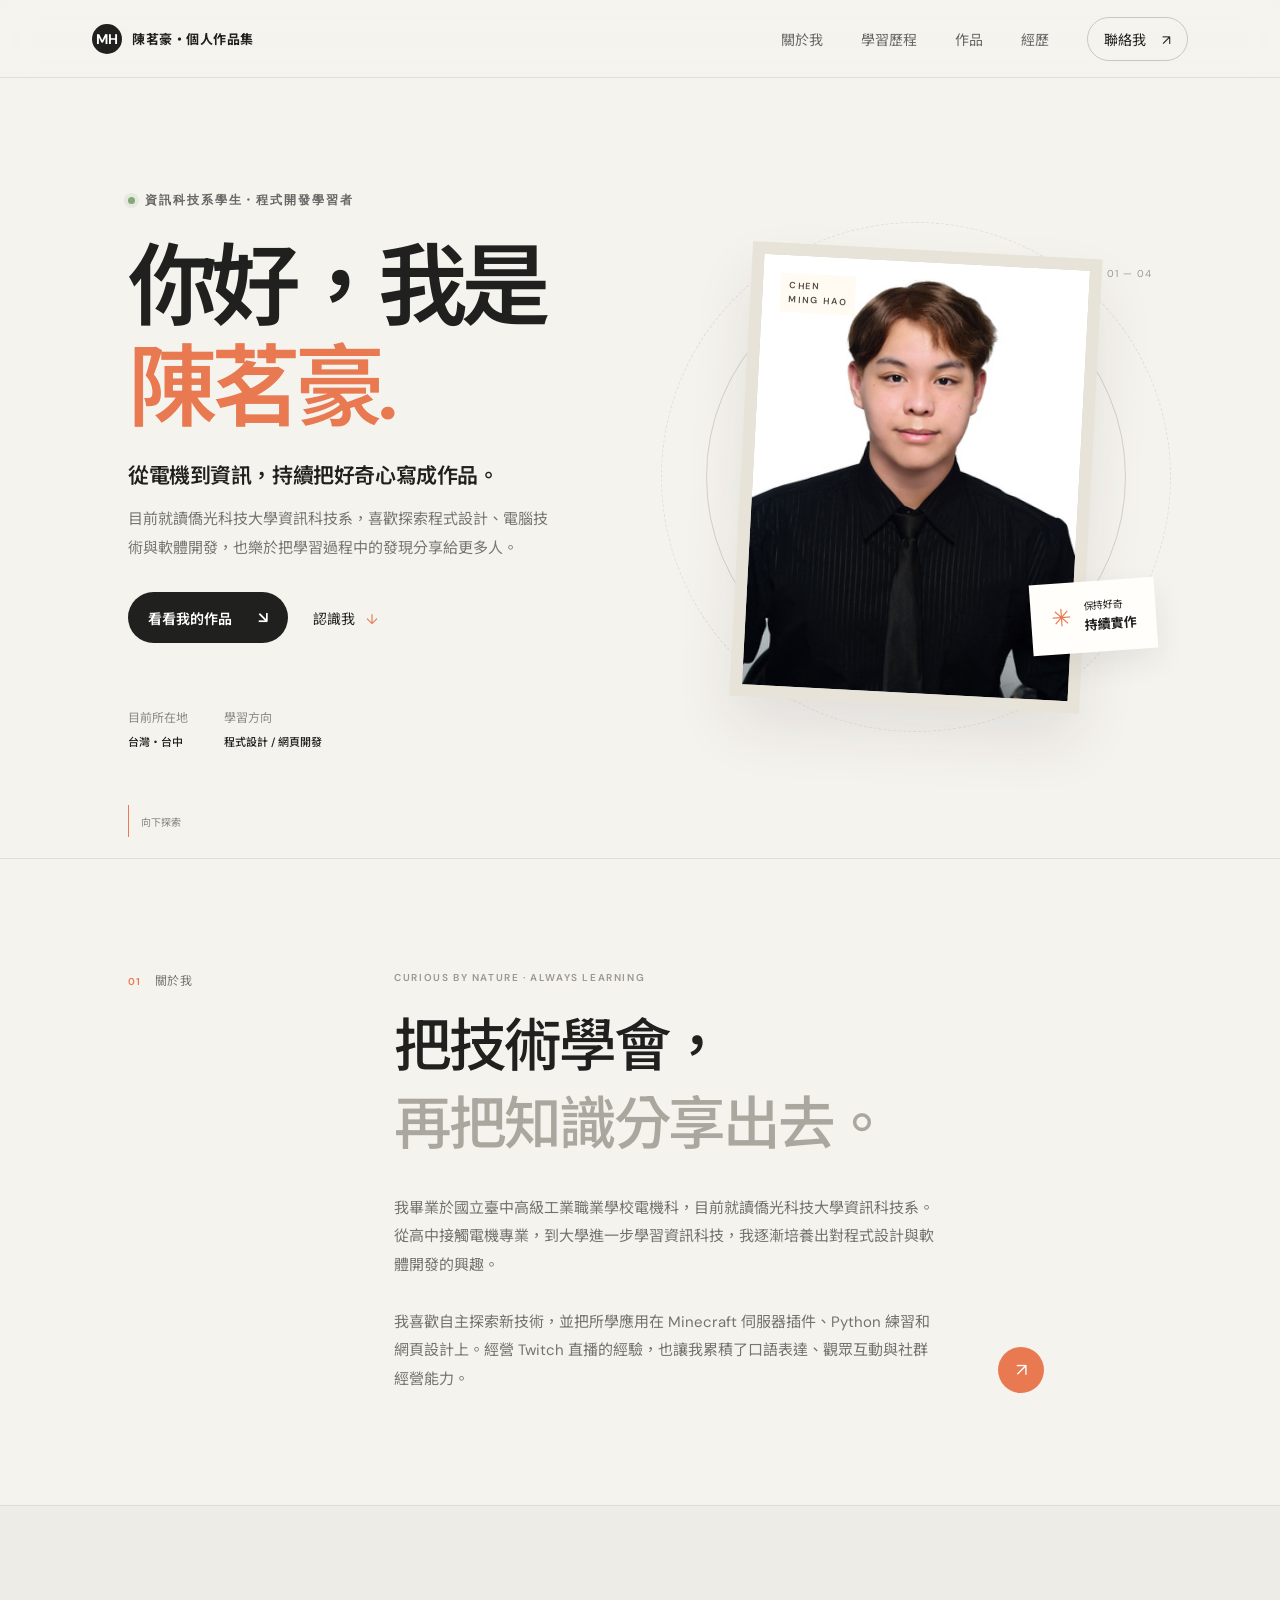
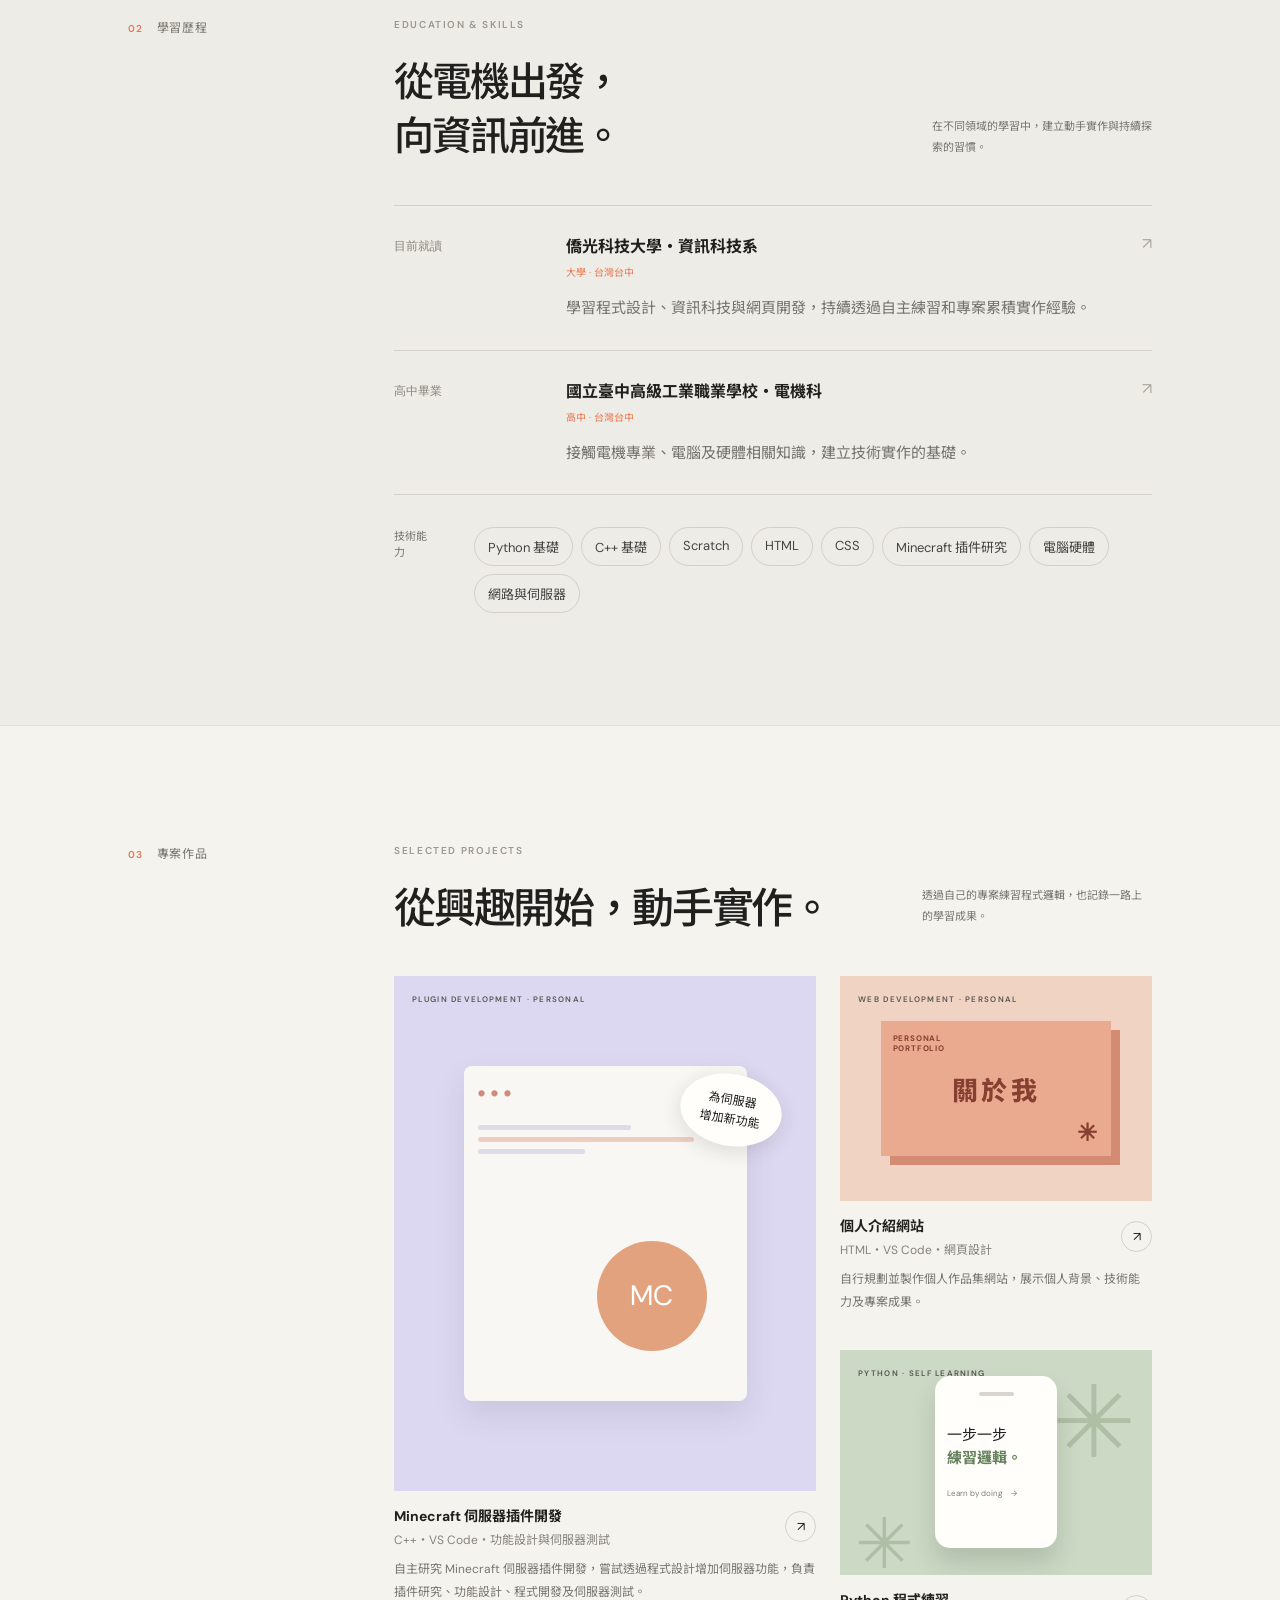
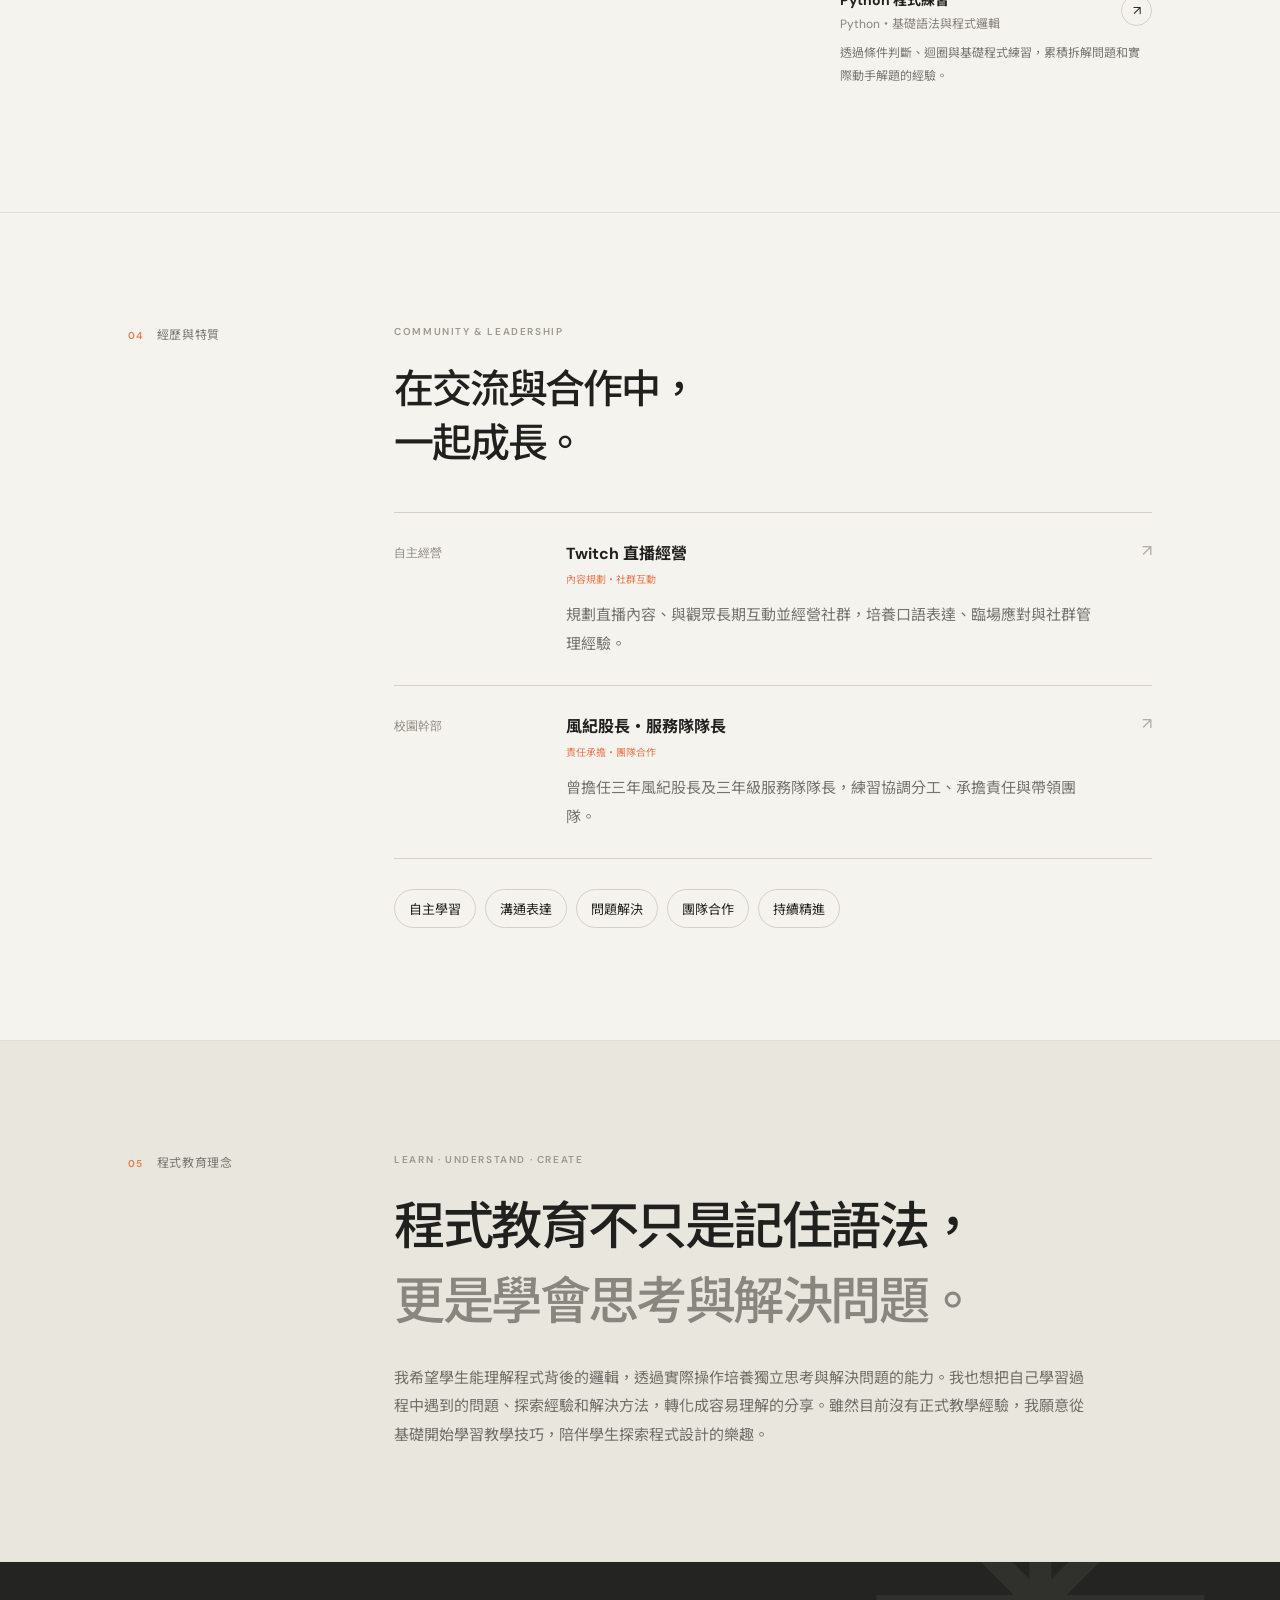
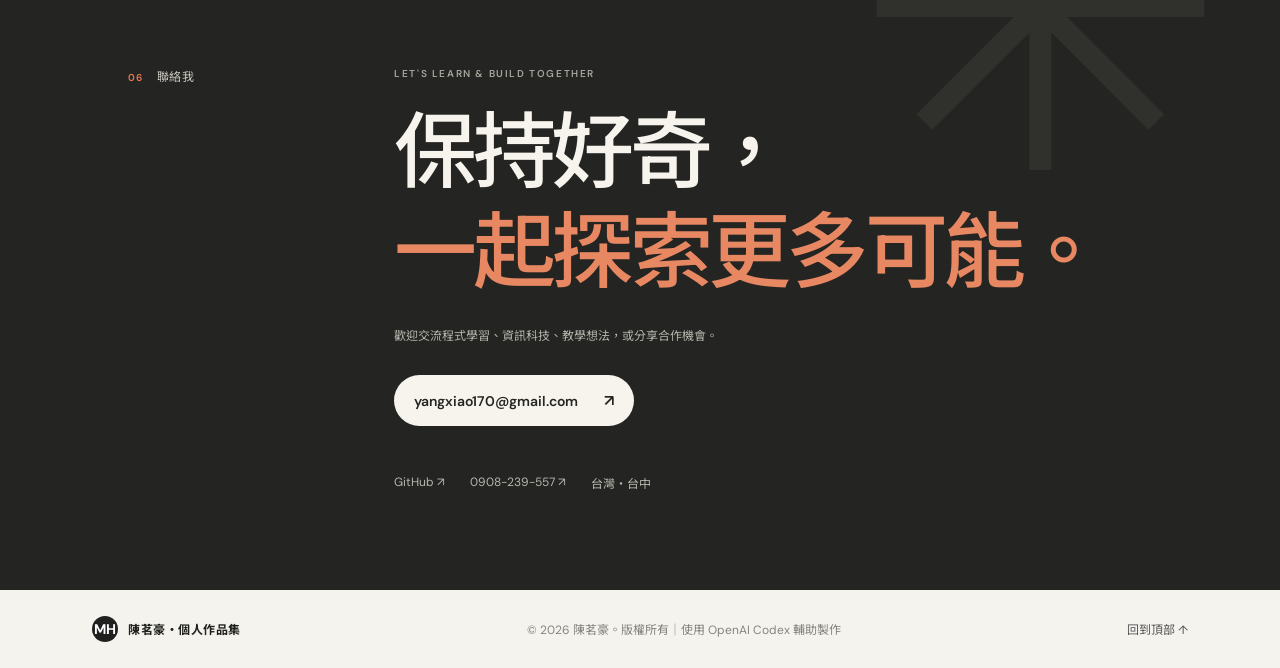
<file: index.html>
<!doctype html>
<html lang="zh-Hant">
  <head>
    <meta charset="utf-8" />
    <meta name="viewport" content="width=device-width, initial-scale=1" />
    <meta name="theme-color" content="#f5f3ee" />
    <meta name="description" content="陳茗豪的個人介紹與程式作品集，分享資訊科技學習歷程、程式專案與教學理念。" />
    <title>陳茗豪 Chen Ming Hao｜程式作品集</title>
    <link rel="preconnect" href="https://fonts.googleapis.com" />
    <link rel="preconnect" href="https://fonts.gstatic.com" crossorigin />
    <link href="https://fonts.googleapis.com/css2?family=DM+Sans:wght@400;500;600;700&family=Noto+Sans+TC:wght@400;500;600;700;800&display=swap" rel="stylesheet" />
    <link rel="stylesheet" href="css/styles.css" />
  </head>
  <body>
    <header class="topbar">
      <a class="brand" href="#top" aria-label="回到首頁"><span class="brand-mark">MH</span><span>陳茗豪・個人作品集</span></a>
      <button class="menu-toggle" aria-label="開啟選單" aria-expanded="false">選單 <span>☰</span></button>
      <nav class="nav" aria-label="主要導覽">
        <a href="#about">關於我</a><a href="#education">學習歷程</a><a href="#projects">作品</a><a href="#experience">經歷</a><a href="#contact" class="nav-contact">聯絡我 <span>↗</span></a>
      </nav>
    </header>

    <main id="top">
      <section class="hero page-grid">
        <div class="hero-copy">
          <p class="eyebrow"><span class="status-dot"></span> 資訊科技系學生・程式開發學習者</p>
          <h1>你好，我是<br /><span class="name">陳茗豪</span><span class="period">.</span></h1>
          <p class="hero-lead">從電機到資訊，持續把好奇心寫成作品。</p>
          <p class="hero-text">目前就讀僑光科技大學資訊科技系，喜歡探索程式設計、電腦技術與軟體開發，也樂於把學習過程中的發現分享給更多人。</p>
          <div class="hero-actions"><a class="button button-dark" href="#projects">看看我的作品 <span>↘</span></a><a class="text-link" href="#about">認識我 <span>↓</span></a></div>
          <div class="hero-meta"><span>目前所在地 <strong>台灣・台中</strong></span><span>學習方向 <strong>程式設計 / 網頁開發</strong></span></div>
        </div>
        <div class="hero-visual">
          <div class="portrait-frame"><div class="portrait-placeholder"><img class="portrait-photo" src="./img/Mingho.jpg" alt="陳茗豪的個人照片" /><span class="portrait-caption">CHEN<br />MING HAO</span></div></div>
          <div class="orbit orbit-one"></div><div class="orbit orbit-two"></div>
          <div class="note-card"><span class="note-icon">✳</span><span>保持好奇<br /><strong>持續實作</strong></span></div>
          <span class="visual-index">01 — 04</span>
        </div>
        <a class="scroll-cue" href="#about"><span class="scroll-line"></span>向下探索</a>
      </section>

      <section class="intro section-wrap" id="about">
        <div class="section-label"><span>01</span> 關於我</div>
        <div class="intro-content"><p class="section-kicker">CURIOUS BY NATURE · ALWAYS LEARNING</p><h2>把技術學會，<br /><span>再把知識分享出去。</span></h2><div class="intro-bottom"><p>我畢業於國立臺中高級工業職業學校電機科，目前就讀僑光科技大學資訊科技系。從高中接觸電機專業，到大學進一步學習資訊科技，我逐漸培養出對程式設計與軟體開發的興趣。<br /><br />我喜歡自主探索新技術，並把所學應用在 Minecraft 伺服器插件、Python 練習和網頁設計上。經營 Twitch 直播的經驗，也讓我累積了口語表達、觀眾互動與社群經營能力。</p><a class="circle-link" href="#contact" aria-label="聯絡我">↗</a></div></div>
      </section>

      <section class="experience section-wrap" id="education">
        <div class="section-label"><span>02</span> 學習歷程</div>
        <div class="experience-content"><div class="section-heading"><div><p class="section-kicker">EDUCATION & SKILLS</p><h2>從電機出發，<br />向資訊前進。</h2></div><p class="section-side-note">在不同領域的學習中，建立動手實作與持續探索的習慣。</p></div>
          <div class="timeline">
            <article class="timeline-item"><div class="timeline-date">目前就讀</div><div><h3>僑光科技大學・資訊科技系</h3><p class="timeline-place">大學 · 台灣台中</p><p>學習程式設計、資訊科技與網頁開發，持續透過自主練習和專案累積實作經驗。</p></div><span class="timeline-arrow">↗</span></article>
            <article class="timeline-item"><div class="timeline-date">高中畢業</div><div><h3>國立臺中高級工業職業學校・電機科</h3><p class="timeline-place">高中 · 台灣台中</p><p>接觸電機專業、電腦及硬體相關知識，建立技術實作的基礎。</p></div><span class="timeline-arrow">↗</span></article>
          </div>
          <div class="skills"><span>技術能力</span><div class="skill-list"><span>Python 基礎</span><span>C++ 基礎</span><span>Scratch</span><span>HTML</span><span>CSS</span><span>Minecraft 插件研究</span><span>電腦硬體</span><span>網路與伺服器</span></div></div>
        </div>
      </section>

      <section class="projects section-wrap" id="projects">
        <div class="section-label"><span>03</span> 專案作品</div>
        <div class="projects-content"><div class="projects-header"><div><p class="section-kicker">SELECTED PROJECTS</p><h2>從興趣開始，動手實作。</h2></div><p>透過自己的專案練習程式邏輯，也記錄一路上的學習成果。</p></div>
          <div class="project-grid">
            <article class="project-card project-large"><div class="project-art art-lilac"><span class="art-label">PLUGIN DEVELOPMENT · PERSONAL</span><div class="art-window"><span class="window-dots">● ● ●</span><div class="window-lines"><i></i><i></i><i></i></div><div class="window-circle">MC</div></div><span class="art-sticker">為伺服器<br />增加新功能</span></div><div class="project-info"><div><h3>Minecraft 伺服器插件開發</h3><p>C++・VS Code・功能設計與伺服器測試</p></div><span class="project-link" aria-hidden="true">↗</span></div><p class="project-description">自主研究 Minecraft 伺服器插件開發，嘗試透過程式設計增加伺服器功能，負責插件研究、功能設計、程式開發及伺服器測試。</p></article>
            <article class="project-card"><div class="project-art art-peach"><span class="art-label">WEB DEVELOPMENT · PERSONAL</span><div class="brand-art"><span>關於我</span><i>PERSONAL<br />PORTFOLIO</i><b>✳</b></div></div><div class="project-info"><div><h3>個人介紹網站</h3><p>HTML・VS Code・網頁設計</p></div><a class="project-link" href="https://drive.google.com/drive/folders/1bemNr6QR3WrjAKi3OKh8vDoKK5P8nkzb?usp=sharing" target="_blank" rel="noreferrer" aria-label="開啟個人介紹網站作品連結">↗</a></div><p class="project-description">自行規劃並製作個人作品集網站，展示個人背景、技術能力及專案成果。</p></article>
            <article class="project-card"><div class="project-art art-green"><span class="art-label">PYTHON · SELF LEARNING</span><div class="mobile-art"><div class="mobile-top"></div><span>一步一步<br /><b>練習邏輯。</b></span><i>Learn by doing　→</i></div><span class="leaf leaf-a">✳</span><span class="leaf leaf-b">✳</span></div><div class="project-info"><div><h3>Python 程式練習</h3><p>Python・基礎語法與程式邏輯</p></div><span class="project-link" aria-hidden="true">↗</span></div><p class="project-description">透過條件判斷、迴圈與基礎程式練習，累積拆解問題和實際動手解題的經驗。</p></article>
          </div>
        </div>
      </section>

      <section class="experience section-wrap extra-section" id="experience">
        <div class="section-label"><span>04</span> 經歷與特質</div>
        <div class="experience-content"><div class="section-heading"><div><p class="section-kicker">COMMUNITY & LEADERSHIP</p><h2>在交流與合作中，<br />一起成長。</h2></div></div>
          <div class="timeline">
            <article class="timeline-item"><div class="timeline-date">自主經營</div><div><h3>Twitch 直播經營</h3><p class="timeline-place">內容規劃・社群互動</p><p>規劃直播內容、與觀眾長期互動並經營社群，培養口語表達、臨場應對與社群管理經驗。</p></div><span class="timeline-arrow">↗</span></article>
            <article class="timeline-item"><div class="timeline-date">校園幹部</div><div><h3>風紀股長・服務隊隊長</h3><p class="timeline-place">責任承擔・團隊合作</p><p>曾擔任三年風紀股長及三年級服務隊隊長，練習協調分工、承擔責任與帶領團隊。</p></div><span class="timeline-arrow">↗</span></article>
          </div>
          <div class="strength-list"><span>自主學習</span><span>溝通表達</span><span>問題解決</span><span>團隊合作</span><span>持續精進</span></div>
        </div>
      </section>

      <section class="philosophy section-wrap" id="teaching"><div class="section-label"><span>05</span> 程式教育理念</div><div class="philosophy-content"><p class="section-kicker">LEARN · UNDERSTAND · CREATE</p><h2>程式教育不只是記住語法，<br /><span>更是學會思考與解決問題。</span></h2><p>我希望學生能理解程式背後的邏輯，透過實際操作培養獨立思考與解決問題的能力。我也想把自己學習過程中遇到的問題、探索經驗和解決方法，轉化成容易理解的分享。雖然目前沒有正式教學經驗，我願意從基礎開始學習教學技巧，陪伴學生探索程式設計的樂趣。</p></div></section>

      <section class="contact section-wrap" id="contact"><div class="contact-shape">✳</div><div class="section-label"><span>06</span> 聯絡我</div><div class="contact-content"><p class="section-kicker">LET'S LEARN & BUILD TOGETHER</p><h2>保持好奇，<br /><span>一起探索更多可能。</span></h2><p>歡迎交流程式學習、資訊科技、教學想法，或分享合作機會。</p><a class="button button-light" href="mailto:yangxiao170@gmail.com">yangxiao170@gmail.com <span>↗</span></a><div class="social-links"><a href="https://github.com/echomingho" target="_blank" rel="noreferrer">GitHub ↗</a><a href="tel:0908239557">0908-239-557 ↗</a><span>台灣・台中</span></div></div></section>
    </main>
    <footer class="footer"><a class="brand" href="#top"><span class="brand-mark">MH</span><span>陳茗豪・個人作品集</span></a><span>© 2026 陳茗豪。版權所有｜使用 OpenAI Codex 輔助製作</span><a href="#top">回到頂部 ↑</a></footer>
    <script src="js/script.js"></script>
  </body>
</html>
</file>
<file: css/styles.css>
:root{--ink:#20211f;--muted:#73746f;--paper:#f5f3ee;--white:#fffefa;--line:#deddd6;--orange:#e87951;--lilac:#dcd8f1;--green:#ccd9c5}*{box-sizing:border-box}html{scroll-behavior:smooth;scroll-padding-top:90px}body{margin:0;background:var(--paper);color:var(--ink);font-family:"DM Sans","Noto Sans TC",sans-serif;-webkit-font-smoothing:antialiased}a{color:inherit;text-decoration:none}.topbar{height:78px;padding:0 7.2%;display:flex;align-items:center;justify-content:space-between;border-bottom:1px solid rgba(32,33,31,.1);position:sticky;top:0;background:rgba(245,243,238,.92);backdrop-filter:blur(14px);z-index:10}.brand{display:flex;align-items:center;gap:10px;font-size:13px;font-weight:700;letter-spacing:.04em}.brand-mark{display:grid;place-items:center;width:30px;height:30px;background:var(--ink);color:#fff;border-radius:50%;font-size:14px}.nav{display:flex;align-items:center;gap:38px;font-size:12px;color:#666}.nav a:hover,.footer a:hover{color:var(--orange)}.nav-contact{padding:11px 16px;border:1px solid #c8c7c1;border-radius:30px;color:var(--ink)!important}.nav-contact span{margin-left:12px}.menu-toggle{display:none}.page-grid{padding:82px 10% 64px;max-width:1440px;margin:auto;display:grid;grid-template-columns:1fr 46%;align-items:center;position:relative;min-height:640px}.hero-copy{padding:20px 0 45px;z-index:1}.eyebrow,.section-kicker{font-family:"DM Sans",sans-serif;font-size:10px;font-weight:600;letter-spacing:.16em}.eyebrow{display:flex;align-items:center;gap:10px;color:#666}.status-dot{width:7px;height:7px;border-radius:50%;background:#86a779;box-shadow:0 0 0 4px #86a77922}h1{font-size:clamp(54px,7vw,94px);line-height:1.13;letter-spacing:-.075em;margin:28px 0 20px;font-weight:600}.name{color:var(--orange)}.period{color:var(--orange)}.hero-lead{font-size:19px;font-weight:600;letter-spacing:-.02em;margin:0 0 10px}.hero-text{max-width:420px;font-size:13px;line-height:2;color:#77766f}.hero-actions{display:flex;align-items:center;gap:25px;margin-top:30px}.button{display:inline-flex;align-items:center;justify-content:space-between;gap:26px;padding:15px 20px;border-radius:30px;font-size:12px;font-weight:600;transition:transform .2s}.button:hover{transform:translateY(-3px)}.button-dark{background:var(--ink);color:white}.button span{font-size:16px}.text-link{font-size:12px}.text-link span{margin-left:7px;color:var(--orange)}.hero-meta{display:flex;gap:36px;margin-top:65px;color:#8a8983;font-size:10px}.hero-meta span{display:grid;gap:7px}.hero-meta strong{color:var(--ink);font-size:11px;font-weight:500}.hero-visual{min-height:460px;position:relative;display:grid;place-items:center}.portrait-frame{width:min(76%,350px);aspect-ratio:.77;position:relative;z-index:1;padding:12px;background:#e7e3d8;transform:rotate(3deg);box-shadow:0 30px 60px #28251c17}.portrait-placeholder{height:100%;overflow:hidden;background:linear-gradient(155deg,#d6c4ad 0%,#e8d8c8 48%,#b8c3b0 48%,#9fae9a 100%);position:relative;display:flex;align-items:flex-end;padding:24px}.portrait-sun{position:absolute;width:118px;height:118px;border-radius:50%;background:#e7a881;top:12%;right:14%;opacity:.85}.portrait-caption{position:absolute;top:18px;left:18px;font:600 9px/1.5 "DM Sans";letter-spacing:.2em;color:#554c41}.portrait-initial{font-size:150px;font-weight:700;color:#fbf5e9;line-height:.9;mix-blend-mode:soft-light}.orbit{position:absolute;border:1px solid #d5d1c8;border-radius:50%;width:420px;height:420px}.orbit-two{width:510px;height:510px;border-style:dashed;opacity:.6}.note-card{position:absolute;bottom:55px;right:-4px;background:#fffefa;box-shadow:0 12px 30px #29271c14;padding:15px 20px;display:flex;align-items:center;gap:13px;font-size:10px;line-height:1.7;z-index:2;transform:rotate(-4deg)}.note-icon{font-size:24px;color:var(--orange)}.note-card strong{font-size:13px}.visual-index{position:absolute;right:0;top:20px;color:#9d9b93;font-size:10px;letter-spacing:.1em}.scroll-cue{position:absolute;left:10%;bottom:21px;display:flex;align-items:center;gap:12px;color:#84827c;font-size:10px}.scroll-line{height:32px;width:1px;background:var(--orange)}.section-wrap{padding:112px 10%;display:grid;grid-template-columns:22% 1fr;gap:4%;border-top:1px solid var(--line);max-width:1440px;margin:0 auto}.section-label{font-size:11px;color:#77766f;letter-spacing:.05em}.section-label span{display:inline-block;color:var(--orange);font:600 10px "DM Sans";margin-right:11px}.section-kicker{color:#9a988f;margin:0 0 24px}.intro h2,.section-heading h2,.projects-header h2,.contact h2{font-size:clamp(35px,4.5vw,59px);line-height:1.35;letter-spacing:-.055em;font-weight:500;margin:0}.intro h2 span{color:#aaa79e}.intro-bottom{display:flex;align-items:flex-end;justify-content:space-between;margin-top:30px;max-width:650px}.intro-bottom p{max-width:540px;margin:0;font-size:13px;line-height:2.1;color:#74736d}.circle-link{width:46px;height:46px;border-radius:50%;display:grid;place-items:center;background:var(--orange);color:white;font-size:18px;flex:none}.experience{background:#eeece6;max-width:none}.experience-content,.projects-content{max-width:950px}.section-heading{display:flex;justify-content:space-between;align-items:flex-end;margin-bottom:42px}.section-heading .section-kicker{align-self:flex-start}.section-heading h2{font-size:40px}.timeline{border-top:1px solid #d4d1c9}.timeline-item{display:grid;grid-template-columns:150px 1fr 30px;gap:22px;padding:27px 0;border-bottom:1px solid #d4d1c9;align-items:start}.timeline-date{font:500 11px "DM Sans";color:#87857d;padding-top:5px}.timeline-item h3{font-size:16px;margin:0 0 6px}.timeline-place{font-size:10px!important;color:var(--orange)!important;margin:0 0 12px!important}.timeline-item p{font-size:12px;line-height:1.8;color:#74736d;margin:0;max-width:550px}.timeline-arrow{justify-self:end;color:#aaa79e}.skills{display:flex;gap:40px;margin-top:32px;align-items:flex-start;font-size:11px;color:#77766f}.skill-list{display:flex;flex-wrap:wrap;gap:8px}.skill-list span{padding:9px 13px;border:1px solid #d3d0c7;border-radius:20px;color:#444}.projects{padding-top:118px;padding-bottom:125px}.projects-header{display:flex;align-items:flex-end;justify-content:space-between;margin-bottom:38px}.projects-header h2{font-size:42px}.projects-header>p{max-width:230px;color:#77766f;font-size:11px;line-height:1.9}.project-grid{display:grid;grid-template-columns:1.15fr .85fr;gap:36px 24px}.project-large{grid-row:span 2}.project-art{height:225px;position:relative;overflow:hidden;display:grid;place-items:center}.project-large .project-art{height:515px}.art-lilac{background:var(--lilac)}.art-peach{background:#f1d3c4}.art-green{background:var(--green)}.art-label{position:absolute;left:18px;top:18px;font:600 8px "DM Sans";letter-spacing:.16em;color:#585750}.art-window{height:65%;width:67%;background:#f8f7f3;border-radius:8px;position:relative;box-shadow:0 14px 30px #514d6c21;padding:14px}.window-dots{font-size:7px;color:#cf8b7c;letter-spacing:2px}.window-lines{display:grid;gap:7px;margin-top:24px}.window-lines i{height:5px;background:#dedce8;width:60%;border-radius:3px}.window-lines i:nth-child(2){width:85%;background:#eecec1}.window-lines i:nth-child(3){width:42%}.window-circle{position:absolute;width:110px;height:110px;border-radius:50%;right:14%;bottom:15%;display:grid;place-items:center;background:#e3a27e;color:#fff;font-size:28px}.art-sticker{position:absolute;right:8%;top:19%;background:#fffefa;padding:17px 21px;border-radius:50%;font-size:12px;line-height:1.6;text-align:center;transform:rotate(10deg);box-shadow:0 5px 20px #2222}.brand-art{position:relative;width:74%;height:60%;background:#e9aa8f;display:flex;align-items:center;justify-content:center;color:#873f31;box-shadow:9px 9px 0 #d38c73}.brand-art>span{font-size:26px;font-weight:800;letter-spacing:.12em}.brand-art i{position:absolute;left:12px;top:12px;font:700 8px/1.25 "DM Sans";letter-spacing:.1em}.brand-art b{position:absolute;right:14px;bottom:8px;font-size:24px}.mobile-art{width:122px;height:172px;background:#fffefa;border-radius:15px;padding:16px 12px;box-shadow:0 15px 25px #2735232a;z-index:1}.mobile-top{height:4px;width:35px;background:#d7d5ce;border-radius:4px;margin:0 auto 28px}.mobile-art>span{font-size:15px;line-height:1.5}.mobile-art>span b{color:#66825d}.mobile-art>i{display:block;margin-top:18px;font-size:8px;color:#7c8176;font-style:normal}.leaf{position:absolute;color:#8ca082;font-size:100px;opacity:.45}.leaf-a{top:8px;right:16px}.leaf-b{bottom:-15px;left:15px;font-size:70px}.project-info{display:flex;justify-content:space-between;align-items:center;padding-top:14px}.project-info h3{font-size:14px;margin:0 0 5px}.project-info p{font-size:10px;color:#85837c;margin:0}.project-link{width:31px;height:31px;border:1px solid #d3d1c9;border-radius:50%;display:grid;place-items:center;font-size:13px;transition:all .2s}.project-card:hover .project-link{background:var(--ink);border-color:var(--ink);color:white}.contact{background:#242522;color:#f6f4ed;position:relative;overflow:hidden;max-width:none;padding-top:105px;padding-bottom:98px}.contact .section-label{color:#c5c3ba;position:relative;z-index:1}.contact-content{position:relative;z-index:1}.contact .section-kicker{color:#a6a59d}.contact h2{font-size:clamp(50px,7vw,83px);line-height:1.2}.contact h2 span{color:#e88863}.contact-content>p:not(.section-kicker){max-width:350px;color:#b3b2aa;font-size:12px;line-height:1.8;margin:22px 0 28px}.button-light{background:#f6f4ed;color:#252622}.social-links{display:flex;gap:25px;margin-top:48px;font-size:10px;color:#b7b6ae}.social-links a:hover{color:#e88863}.contact-shape{position:absolute;font-size:450px;color:#30312c;right:4%;top:-170px;line-height:1}.footer{padding:26px 7.2%;display:flex;align-items:center;justify-content:space-between;font-size:10px;color:#86847d}.footer .brand{color:var(--ink);font-size:12px}.footer .brand-mark{width:26px;height:26px}.footer>a:last-child{color:#555}.menu-toggle{border:0;background:none;color:var(--ink)}
@media(max-width:850px){.topbar{padding:0 6%;height:68px}.menu-toggle{display:block;font-size:11px}.menu-toggle span{margin-left:8px}.nav{display:none;position:absolute;top:67px;left:0;right:0;padding:22px 6%;background:var(--paper);border-bottom:1px solid var(--line);flex-direction:column;align-items:flex-start;gap:22px}.nav.is-open{display:flex}.nav-contact{padding:0;border:0}.page-grid{padding:60px 8% 80px;grid-template-columns:1fr 42%;min-height:570px}.hero-visual{min-height:370px}.portrait-frame{width:85%}.orbit{width:320px;height:320px}.orbit-two{width:390px;height:390px}.note-card{right:-12px;bottom:45px}.scroll-cue{left:8%}.section-wrap{padding:85px 8%;grid-template-columns:17% 1fr;gap:3%}.section-heading h2{font-size:34px}.project-large .project-art{height:430px}}
@media(max-width:600px){.page-grid{display:flex;flex-direction:column;align-items:stretch;padding:54px 7% 65px}.hero-copy{padding:0}.eyebrow{font-size:9px}h1{font-size:64px;margin:23px 0 15px}.hero-lead{font-size:16px}.hero-text{font-size:12px}.hero-meta{margin-top:35px;gap:25px}.hero-visual{min-height:360px;margin-top:20px}.portrait-frame{width:60%;max-width:280px}.orbit{width:300px;height:300px}.orbit-two{width:350px;height:350px}.note-card{right:2%;bottom:31px}.visual-index{right:4%;top:12px}.scroll-cue{left:7%;bottom:13px}.section-wrap{display:block;padding:72px 7%}.section-label{margin-bottom:35px}.intro h2,.section-heading h2,.projects-header h2{font-size:37px}.intro-bottom{align-items:flex-end;gap:20px}.intro-bottom p{font-size:12px}.circle-link{width:40px;height:40px}.section-heading{display:block}.section-heading .section-kicker{margin-bottom:15px}.section-heading h2 br{display:none}.timeline-item{grid-template-columns:95px 1fr 16px;gap:12px;padding:21px 0}.timeline-date{font-size:9px}.timeline-item h3{font-size:14px}.timeline-item p{font-size:11px}.skills{display:block}.skill-list{margin-top:15px}.projects-header{display:block}.projects-header>p{margin:14px 0 0}.project-grid{grid-template-columns:1fr;gap:27px}.project-large{grid-row:auto}.project-large .project-art{height:350px}.project-art{height:260px}.contact{padding-top:72px;padding-bottom:70px}.contact h2{font-size:57px}.contact-shape{right:-25%;top:-45px;font-size:330px}.social-links{gap:18px}.footer{padding:22px 7%;flex-wrap:wrap;gap:15px}.footer>span{order:3;width:100%}}
@media(prefers-reduced-motion:reduce){html{scroll-behavior:auto}*,*::before,*::after{transition:none!important}}
.section-side-note{max-width:220px;color:#77766f;font-size:11px;line-height:1.9;margin:0 0 6px}.project-description{margin:10px 0 0;color:#77766f;font-size:11px;line-height:1.9}.strength-list{display:flex;flex-wrap:wrap;gap:9px;margin-top:30px}.strength-list span{font-size:11px;padding:9px 14px;border:1px solid #d3d0c7;border-radius:20px}.extra-section{background:#f5f3ee}.philosophy{background:#e9e6de;max-width:none}.philosophy-content{max-width:950px}.philosophy-content h2{font-size:clamp(31px,4vw,52px);line-height:1.45;letter-spacing:-.05em;font-weight:500;margin:0 0 25px}.philosophy-content h2 span{color:#88867e}.philosophy-content>p:last-child{max-width:700px;color:#6f6e68;font-size:13px;line-height:2.1;margin:0}
@media(max-width:850px){.section-side-note{max-width:190px}}
@media(max-width:600px){.section-heading{display:block}.section-side-note{max-width:100%;margin-top:15px}.philosophy-content h2{font-size:32px}.philosophy-content>p:last-child{font-size:12px}.project-description{font-size:11px}.brand-mark{font-size:11px}}
.portrait-placeholder{background:#d8d4ca}.portrait-photo{position:absolute;inset:0;width:100%;height:100%;object-fit:cover;object-position:center 35%}.portrait-caption{z-index:1;background:rgba(255,250,240,.78);padding:6px 8px;border-radius:2px}
@media(max-width:600px){.footer{align-items:flex-start}.footer>span{line-height:1.8}}
/* Readability and small-screen refinements */
body{font-size:16px}
.hero-text,.intro-bottom p,.timeline-item p,.philosophy-content>p:last-child{font-size:15px;line-height:1.9}
.eyebrow,.section-label,.hero-meta,.timeline-date,.timeline-place,.project-info p,.project-description,.social-links,.footer{font-size:12px}
.hero-lead{font-size:21px}
.nav{font-size:14px}
.button,.text-link{font-size:14px}
.skill-list span,.strength-list span{font-size:13px}
@media(max-width:850px){.nav{font-size:15px}.hero-text,.intro-bottom p,.timeline-item p,.philosophy-content>p:last-child{font-size:15px}}
@media(max-width:600px){
  .topbar{padding-inline:5%;}
  .brand{font-size:12px}
  .menu-toggle{font-size:14px;padding:10px 0}
  .nav{font-size:16px;gap:20px;padding:22px 7%}
  .page-grid{padding-inline:7%;}
  h1{font-size:clamp(52px,15vw,68px)}
  .hero-lead{font-size:19px;line-height:1.6}
  .hero-text,.intro-bottom p,.timeline-item p,.philosophy-content>p:last-child{font-size:15px;line-height:1.9}
  .eyebrow,.section-label{font-size:12px}
  .hero-meta{font-size:12px;gap:20px}
  .hero-meta strong{font-size:13px}
  .button,.text-link{font-size:14px}
  .timeline-date,.timeline-place,.project-info p,.project-description{font-size:12px}
  .timeline-item{grid-template-columns:minmax(82px,95px) minmax(0,1fr) 16px;gap:10px}
  .timeline-item h3{font-size:15px;line-height:1.6}
  .project-info h3{font-size:16px;line-height:1.5}
  .skill-list span,.strength-list span{font-size:13px}
  .social-links{font-size:12px;flex-wrap:wrap;line-height:1.8}
  .footer{font-size:12px;line-height:1.8}
  .footer .brand{font-size:12px}
}
</file>
